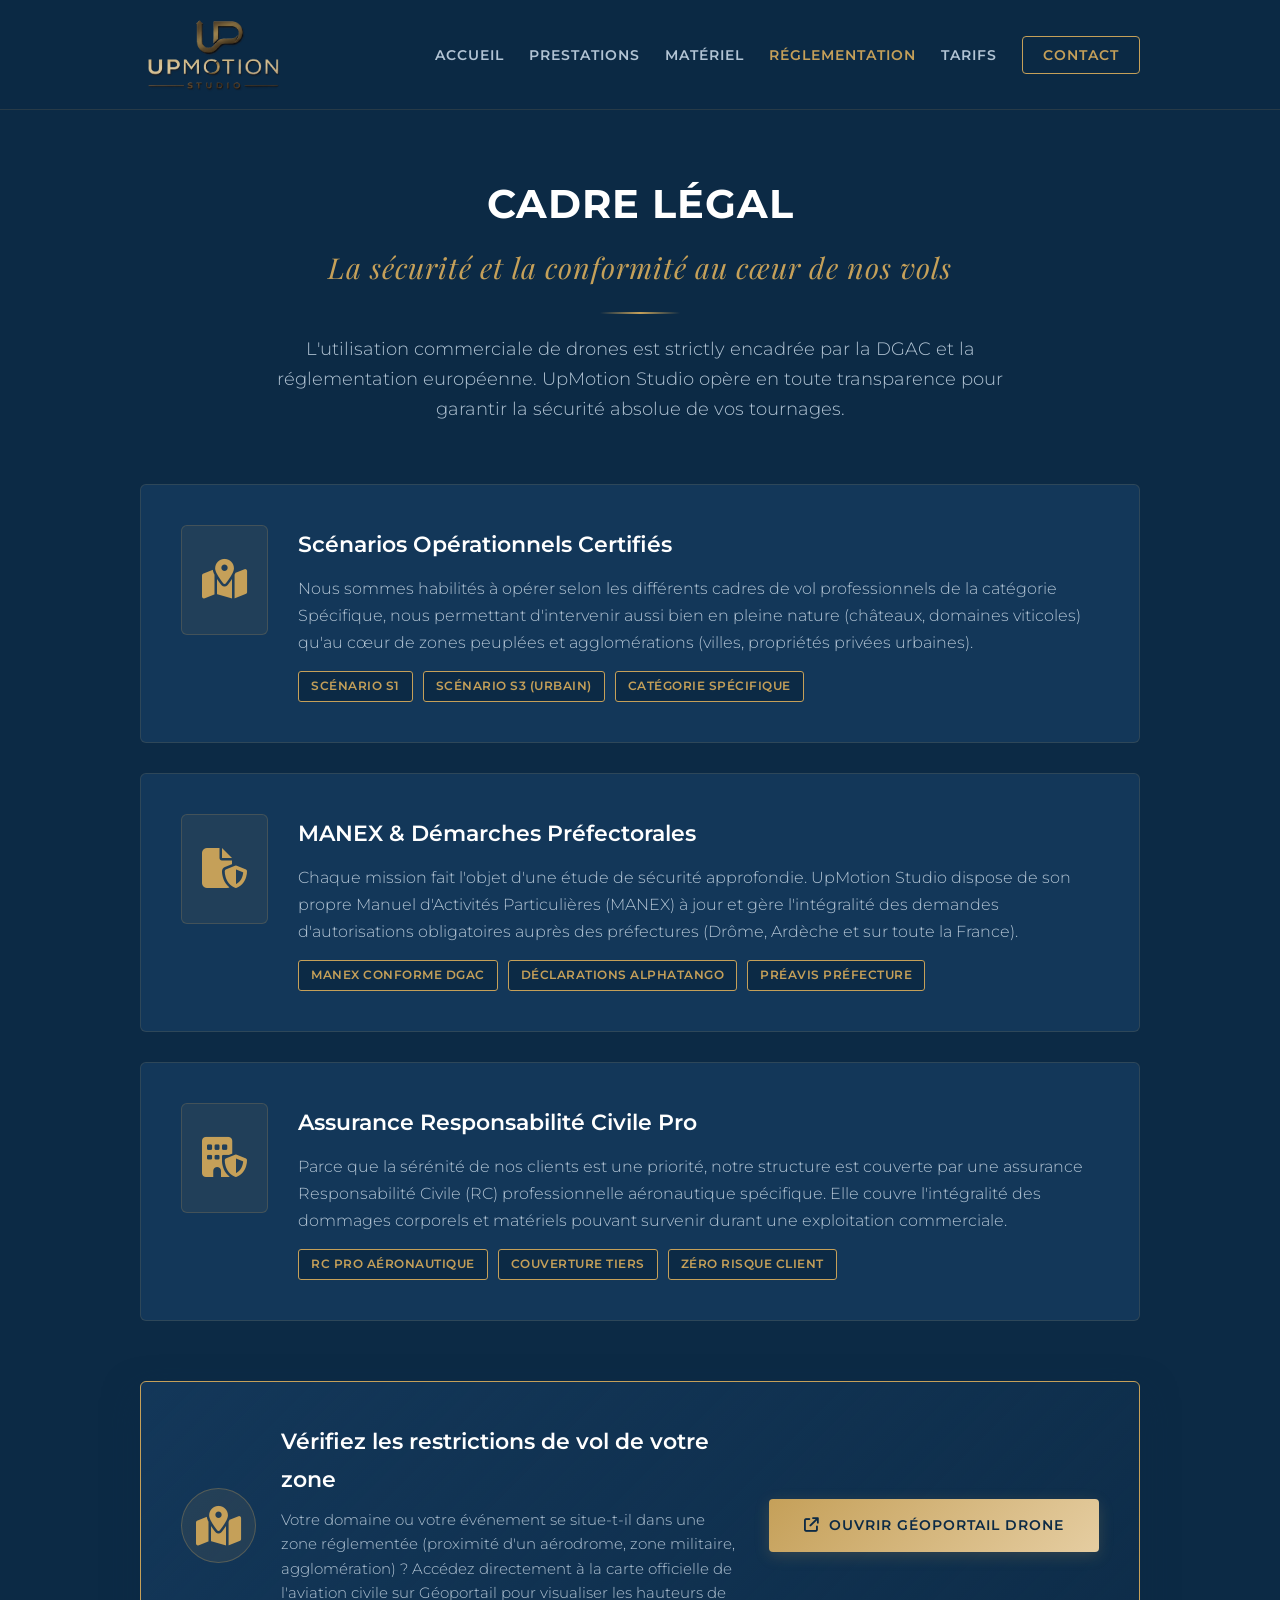
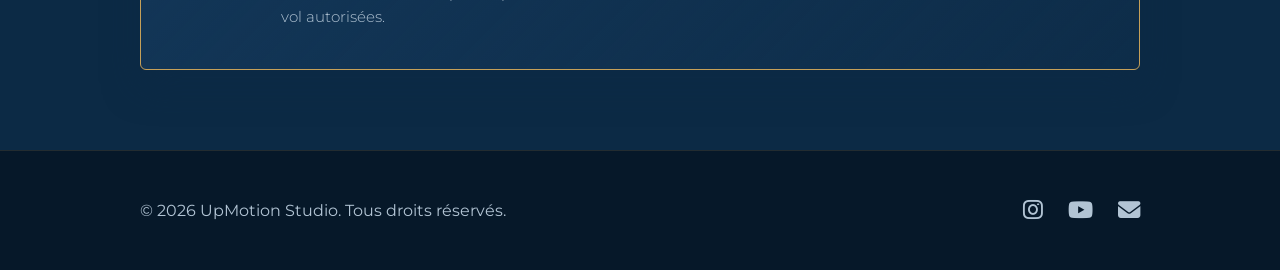
<file: reglementation.html>
<!DOCTYPE html>
<html lang="fr">
<head>
    <meta charset="UTF-8">
    <meta name="viewport" content="width=device-width, initial-scale=1.0">
    <title>Réglementation - UpMotion Studio</title>
    <link rel="preconnect" href="https://fonts.googleapis.com">
    <link rel="preconnect" href="https://fonts.gstatic.com" crossorigin>
    <link href="https://fonts.googleapis.com/css2?family=Montserrat:wght@300;400;600;700&family=Playfair+Display:ital,wght@0,600;1,400&display=swap" rel="stylesheet">
    <link rel="stylesheet" href="https://cdnjs.cloudflare.com/ajax/libs/font-awesome/6.4.0/css/all.min.css">
    
    <style>
        :root {
            --bg-dark-custom: #0C2A45;
            --bg-card-glow: #133759;
            --gold-primary: #c5a059;
            --gold-light: #e5cda1;
            --white-pure: #ffffff;
            --text-muted: #b2c4d4;
            --transition: all 0.4s cubic-bezier(0.16, 1, 0.3, 1);
        }

        * { margin: 0; padding: 0; box-sizing: border-box; }
        body {
            font-family: 'Montserrat', sans-serif;
            background-color: var(--bg-dark-custom);
            color: var(--white-pure);
            line-height: 1.7;
            overflow-x: hidden;
        }
        .container { width: 90%; max-width: 1000px; margin: 0 auto; }
        a { text-decoration: none; color: inherit; transition: var(--transition); }
        ul { list-style: none; }

        .section-title {
            text-align: center; font-size: 2.5rem; margin: 60px 0 20px; font-weight: 700; text-transform: uppercase; letter-spacing: 1px;
        }
        .section-title span {
            color: var(--gold-primary); font-family: 'Playfair Display', serif; text-transform: none; font-style: italic; font-weight: 400; display: block; font-size: 1.8rem; margin-top: 5px;
        }
        .section-title::after {
            content: ''; display: block; width: 80px; height: 2px; background: linear-gradient(90deg, transparent, var(--gold-primary), transparent); margin: 20px auto 0;
        }

        /* HEADER & NAVBAR */
        header {
            background-color: rgba(12, 42, 69, 0.95); backdrop-filter: blur(10px); border-bottom: 1px solid rgba(197, 160, 89, 0.15); position: sticky; top: 0; z-index: 1000;
        }
        .navbar { display: flex; justify-content: space-between; align-items: center; padding: 12px 0; }
        .logo img { height: 85px; width: auto; display: block; transition: var(--transition); }
        nav ul { display: flex; align-items: center; gap: 25px; }
        nav ul li a { font-weight: 600; font-size: 0.85rem; text-transform: uppercase; letter-spacing: 1px; color: var(--text-muted); }
        nav ul li a:hover, nav ul li a.active { color: var(--gold-primary); }
        .btn-nav { border: 1px solid var(--gold-primary) !important; color: var(--gold-primary) !important; padding: 10px 20px; border-radius: 4px; }
        .btn-nav:hover { background-color: var(--gold-primary); color: var(--bg-dark-custom) !important; }

        /* MENU BURGER MOBILE */
        .menu-toggle, .menu-icon { display: none; }

        .btn-primary {
            background: linear-gradient(135deg, var(--gold-primary), var(--gold-light));
            color: #0C2A45;
            padding: 14px 35px;
            border-radius: 4px;
            font-weight: 600;
            letter-spacing: 1px;
            text-transform: uppercase;
            font-size: 0.9rem;
            border: none;
            cursor: pointer;
            box-shadow: 0 4px 15px rgba(197, 160, 89, 0.2);
            display: inline-block;
        }

        .btn-primary:hover {
            transform: translateY(-3px);
            box-shadow: 0 8px 25px rgba(197, 160, 89, 0.4);
            background: linear-gradient(135deg, var(--gold-light), var(--gold-primary));
        }

        /* TEXTE ET BLOCS RÉGLEMENTATION */
        .intro-text {
            text-align: center; color: var(--text-muted); font-size: 1.1rem; max-width: 750px; margin: 0 auto 60px; font-weight: 300;
        }
        .law-grid {
            display: flex; flex-direction: column; gap: 30px; margin-bottom: 60px;
        }
        .law-card {
            background: var(--bg-card-glow); border: 1px solid rgba(197, 160, 89, 0.15); padding: 40px; border-radius: 6px; display: flex; gap: 30px; align-items: flex-start;
        }
        .law-icon {
            font-size: 2.5rem; color: var(--gold-primary); background: rgba(197, 160, 89, 0.08); padding: 20px; border-radius: 6px; border: 1px solid rgba(197, 160, 89, 0.2);
        }
        .law-content h3 {
            font-size: 1.4rem; color: var(--white-pure); margin-bottom: 12px; font-weight: 600;
        }
        .law-content p {
            color: var(--text-muted); font-size: 1rem; font-weight: 300; margin-bottom: 15px;
        }
        .law-tags {
            display: flex; gap: 10px; flex-wrap: wrap;
        }
        .tag {
            background-color: var(--bg-dark-custom); border: 1px solid var(--gold-primary); color: var(--gold-primary); font-size: 0.75rem; font-weight: 600; text-transform: uppercase; padding: 4px 12px; border-radius: 3px; letter-spacing: 0.5px;
        }

        /* BLOC GÉOPORTAIL RESTRICTIONS DRONE */
        .geoportail-box {
            background: linear-gradient(135deg, var(--bg-card-glow), rgba(19, 55, 89, 0.2));
            border: 1px solid var(--gold-primary);
            border-radius: 6px;
            padding: 40px;
            margin-top: 50px;
            margin-bottom: 80px;
            display: flex;
            justify-content: space-between;
            align-items: center;
            gap: 30px;
            box-shadow: 0 15px 35px rgba(12, 42, 69, 0.5);
            text-align: left;
        }

        .geoportail-content {
            display: flex;
            align-items: center;
            gap: 25px;
            flex: 1;
        }

        .geoportail-icon {
            font-size: 2.5rem;
            color: var(--gold-primary);
            background: rgba(197, 160, 89, 0.1);
            padding: 20px;
            border-radius: 50%;
            border: 1px solid rgba(197, 160, 89, 0.3);
            display: flex;
            align-items: center;
            justify-content: center;
            width: 75px;
            height: 75px;
            flex-shrink: 0;
        }

        .geoportail-text h3 {
            font-size: 1.4rem;
            color: var(--white-pure);
            margin-bottom: 10px;
            font-weight: 600;
        }

        .geoportail-text p {
            color: var(--text-muted);
            font-size: 0.95rem;
            font-weight: 300;
            line-height: 1.6;
        }

        .geoportail-btn {
            white-space: nowrap;
            display: flex;
            align-items: center;
            gap: 10px;
        }

        /* FOOTER */
        footer { background-color: #061829; border-top: 1px solid rgba(197, 160, 89, 0.15); color: var(--text-muted); padding: 40px 0; }
        .footer-content { display: flex; justify-content: space-between; align-items: center; }
        .socials { display: flex; gap: 25px; font-size: 1.4rem; }
        .socials a { color: var(--text-muted); }
        .socials a:hover { color: var(--gold-primary); transform: translateY(-3px); }

        /* RESPONSIVE MOBILE */
        @media (max-width: 850px) {
            .geoportail-box {
                flex-direction: column;
                text-align: center;
                padding: 30px 20px;
            }
            .geoportail-content {
                flex-direction: column;
                text-align: center;
            }
            .geoportail-btn {
                width: 100%;
                justify-content: center;
            }
        }

        @media (max-width: 768px) {
            .menu-icon { display: block; font-size: 1.8rem; color: var(--gold-primary); cursor: pointer; }
            nav { position: absolute; top: 100%; left: 0; width: 100%; background: #0C2A45; border-bottom: 1px solid rgba(197, 160, 89, 0.2); max-height: 0; overflow: hidden; transition: max-height 0.4s ease-in-out; }
            nav ul { flex-direction: column; padding: 25px 0; gap: 18px; }
            .menu-toggle:checked ~ nav { max-height: 450px; }
            .law-card { flex-direction: column; text-align: center; align-items: center; padding: 30px 20px; }
            .footer-content { flex-direction: column; gap: 20px; text-align: center; }
        }
    </style>
</head>
<body>

    <!-- BARRE DE NAVIGATION COMMUNE AVEC MENU BURGER -->
    <header>
        <div class="container navbar">
            <a href="index.html" class="logo">
                <img src="images/test logo.png" alt="UpMotion Studio">
            </a>

            <input type="checkbox" id="menu-bar" class="menu-toggle" style="display: none;">
            <label for="menu-bar" class="menu-icon"><i class="fa-solid fa-bars"></i></label>

            <nav>
                <ul>
                    <li><a href="index.html">Accueil</a></li>
                    <li><a href="index.html#services">Prestations</a></li>
                    <li><a href="index.html#materiels">Matériel</a></li>
                    <li><a href="reglementation.html" class="active">Réglementation</a></li>
                    <li><a href="index.html#tarifs">Tarifs</a></li>
                    <li><a href="index.html#contact" class="btn-nav">Contact</a></li>
                </ul>
            </nav>
        </div>
    </header>

    <main class="container">
        <h2 class="section-title">Cadre Légal <span>La sécurité et la conformité au cœur de nos vols</span></h2>
        <p class="intro-text">L'utilisation commerciale de drones est strictly encadrée par la DGAC et la réglementation européenne. UpMotion Studio opère en toute transparence pour garantir la sécurité absolue de vos tournages.</p>

        <div class="law-grid">
            <!-- Bloc 1 : Scénarios de vol -->
            <div class="law-card">
                <div class="law-icon"><i class="fa-solid fa-map-location-dot"></i></div>
                <div class="law-content">
                    <h3>Scénarios Opérationnels Certifiés</h3>
                    <p>Nous sommes habilités à opérer selon les différents cadres de vol professionnels de la catégorie Spécifique, nous permettant d'intervenir aussi bien en pleine nature (châteaux, domaines viticoles) qu'au cœur de zones peuplées et agglomérations (villes, propriétés privées urbaines).</p>
                    <div class="law-tags">
                        <span class="tag">Scénario S1</span>
                        <span class="tag">Scénario S3 (Urbain)</span>
                        <span class="tag">Catégorie Spécifique</span>
                    </div>
                </div>
            </div>

            <!-- Bloc 2 : MANEX et protocoles -->
            <div class="law-card">
                <div class="law-icon"><i class="fa-solid fa-file-shield"></i></div>
                <div class="law-content">
                    <h3>MANEX & Démarches Préfectorales</h3>
                    <p>Chaque mission fait l'objet d'une étude de sécurité approfondie. UpMotion Studio dispose de son propre Manuel d'Activités Particulières (MANEX) à jour et gère l'intégralité des demandes d'autorisations obligatoires auprès des préfectures (Drôme, Ardèche et sur toute la France).</p>
                    <div class="law-tags">
                        <span class="tag">MANEX conforme DGAC</span>
                        <span class="tag">Déclarations AlphaTango</span>
                        <span class="tag">Préavis Préfecture</span>
                    </div>
                </div>
            </div>

            <!-- Bloc 3 : Assurances -->
            <div class="law-card">
                <div class="law-icon"><i class="fa-solid fa-building-shield"></i></div>
                <div class="law-content">
                    <h3>Assurance Responsabilité Civile Pro</h3>
                    <p>Parce que la sérénité de nos clients est une priorité, notre structure est couverte par une assurance Responsabilité Civile (RC) professionnelle aéronautique spécifique. Elle couvre l'intégralité des dommages corporels et matériels pouvant survenir durant une exploitation commerciale.</p>
                    <div class="law-tags">
                        <span class="tag">RC Pro Aéronautique</span>
                        <span class="tag">Couverture Tiers</span>
                        <span class="tag">Zéro Risque Client</span>
                    </div>
                </div>
            </div>
        </div>

        <!-- BLOC GÉOPORTAIL RESTRICTIONS DRONE -->
        <div class="geoportail-box">
            <div class="geoportail-content">
                <div class="geoportail-icon"><i class="fa-solid fa-map-location-dot"></i></div>
                <div class="geoportail-text">
                    <h3>Vérifiez les restrictions de vol de votre zone</h3>
                    <p>Votre domaine ou votre événement se situe-t-il dans une zone réglementée (proximité d'un aérodrome, zone militaire, agglomération) ? Accédez directement à la carte officielle de l'aviation civile sur Géoportail pour visualiser les hauteurs de vol autorisées.</p>
                </div>
            </div>
            <a href="https://www.geoportail.gouv.fr/carte" target="_blank" class="btn-primary geoportail-btn">
                <i class="fa-solid fa-arrow-up-right-from-square"></i> Ouvrir Géoportail Drone
            </a>
        </div>
    </main>

    <footer>
        <div class="container footer-content">
            <p>&copy; 2026 UpMotion Studio. Tous droits réservés.</p>
            <div class="socials">
                <a href="https://instagram.com/upmotion_studio" target="_blank" title="Instagram"><i class="fa-brands fa-instagram"></i></a>
                <a href="https://youtube.com/@UpMotion_studio" target="_blank" title="YouTube"><i class="fa-brands fa-youtube"></i></a>
                <a href="mailto:fducourthial@gmail.com" title="Email"><i class="fa-solid fa-envelope"></i></a>
            </div>
        </div>
    </footer>

</body>
</html>
</file>
